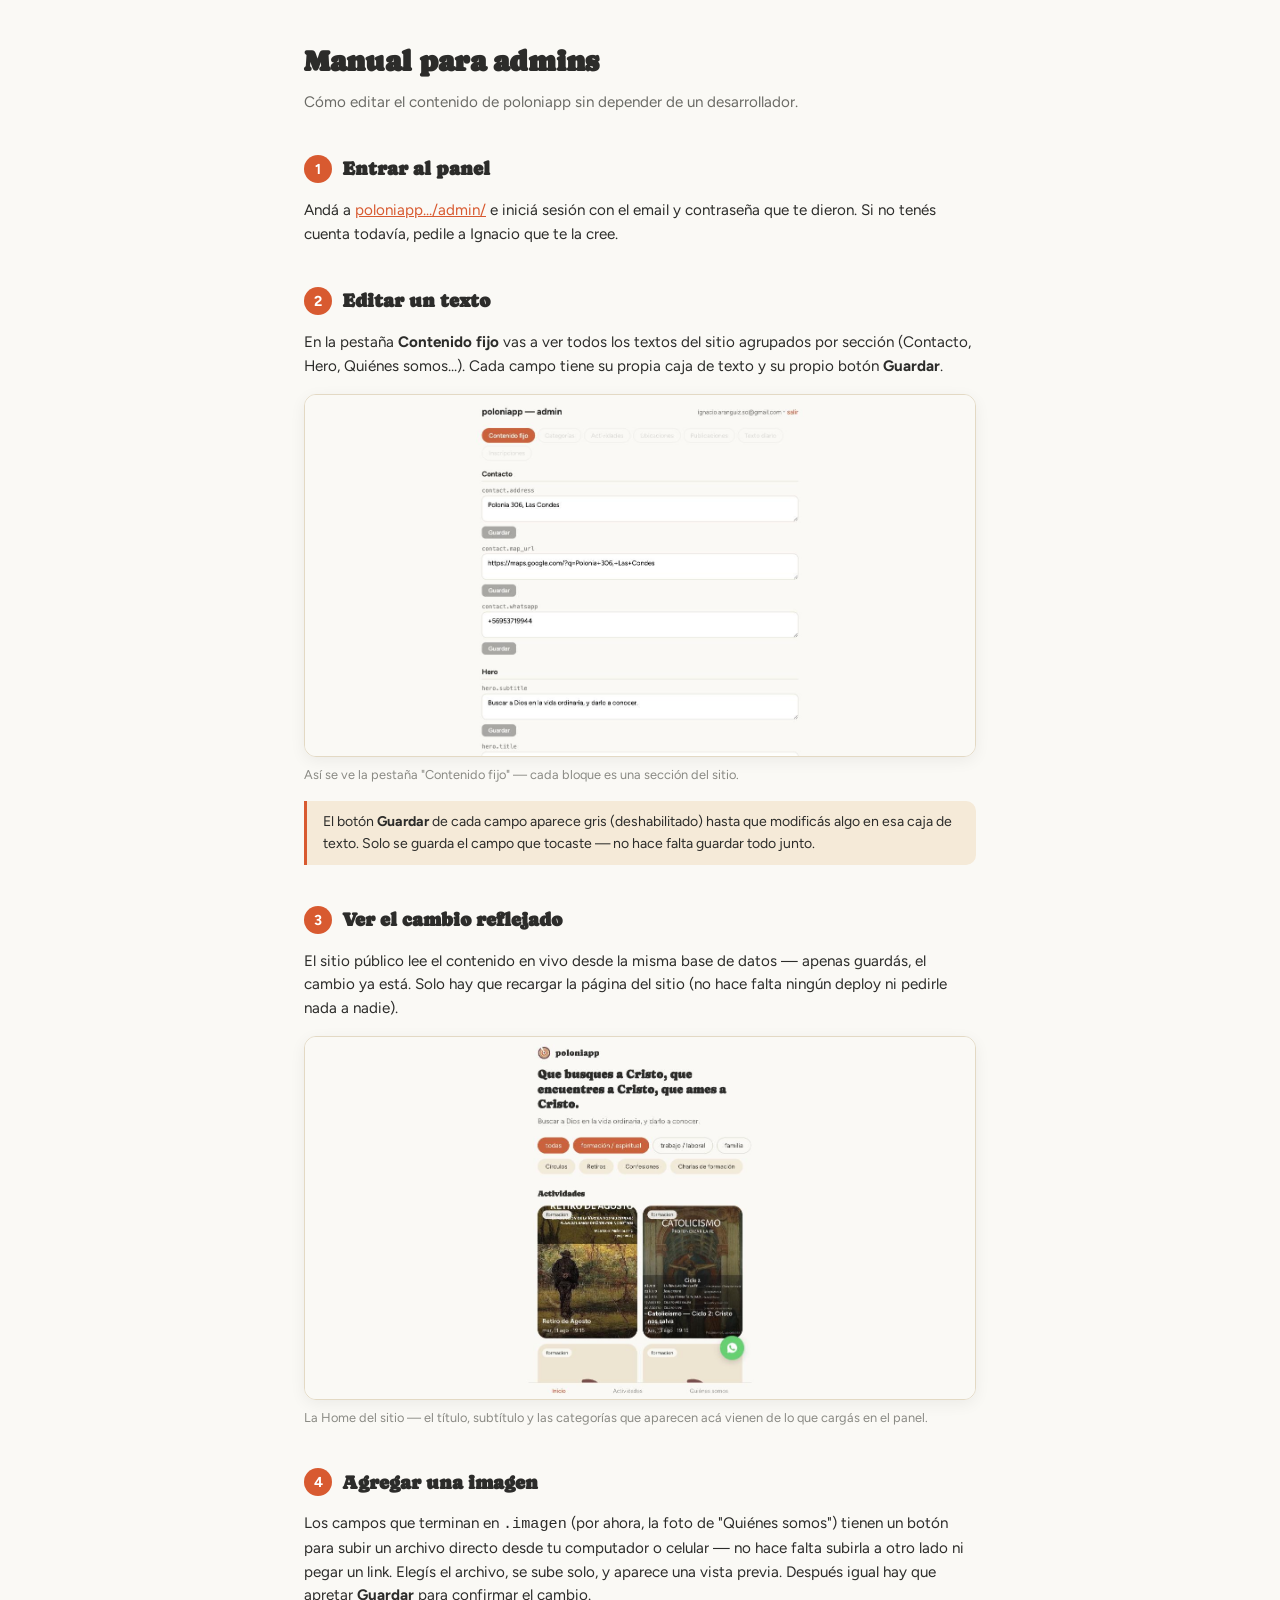
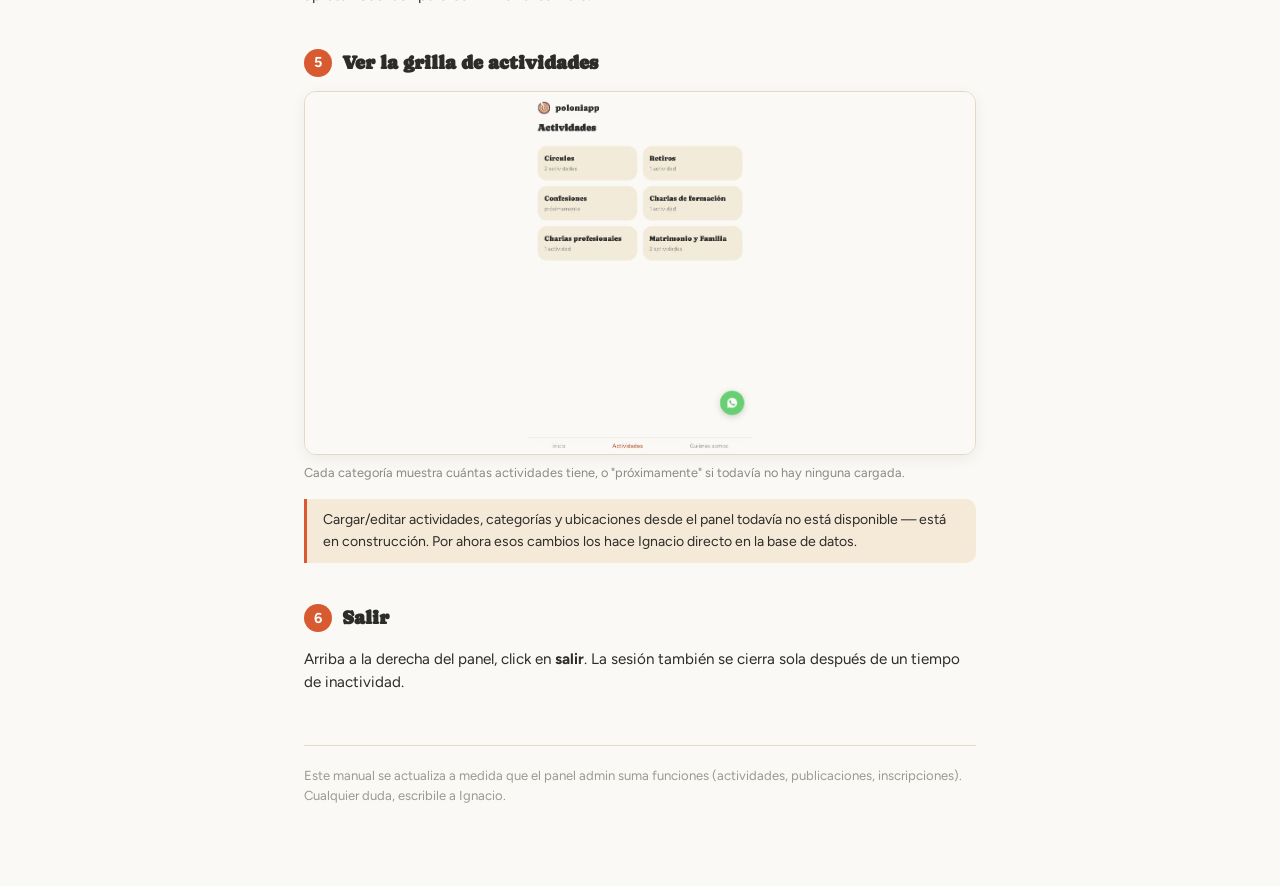
<file: docs/manual/index.html>
<!DOCTYPE html>
<html lang="es-CL">
<head>
  <meta charset="utf-8">
  <meta name="viewport" content="width=device-width, initial-scale=1">
  <meta name="robots" content="noindex">
  <title>Manual para admins — poloniapp</title>
  <link href="https://fonts.googleapis.com/css2?family=Caprasimo&family=Figtree:wght@400;600;700&display=swap" rel="stylesheet">
  <style>
    :root {
      --color-primary: #D85A30;
      --color-ink: #2C2C2A;
      --color-cream: #f5ead8;
      --color-paper: #faf9f5;
      --color-border: #e3d9c4;
    }
    * { box-sizing: border-box; }
    body { margin: 0; background: var(--color-paper); color: var(--color-ink); font-family: 'Figtree', sans-serif; line-height: 1.55; }
    .wrap { max-width: 720px; margin: 0 auto; padding: 40px 24px 80px; }
    h1 { font-family: 'Caprasimo', serif; font-size: 1.8rem; margin: 0 0 6px; }
    .subtitle { color: #6b6b66; margin: 0 0 36px; font-size: 0.95rem; }
    h2 { font-family: 'Caprasimo', serif; font-size: 1.2rem; margin: 40px 0 12px; display: flex; align-items: center; gap: 10px; }
    .step-num {
      display: inline-flex; align-items: center; justify-content: center;
      width: 28px; height: 28px; border-radius: 50%; background: var(--color-primary);
      color: #fff; font-family: 'Figtree', sans-serif; font-size: 0.9rem; font-weight: 700; flex: 0 0 auto;
    }
    p { font-size: 0.95rem; }
    .card { background: var(--color-cream); border-radius: 16px; padding: 18px 20px; margin: 14px 0; }
    .card code { background: #fff; padding: 2px 6px; border-radius: 6px; font-size: 0.85em; }
    img.shot {
      display: block; max-width: 100%; border-radius: 12px; border: 1px solid var(--color-border);
      margin: 14px 0; box-shadow: 0 4px 16px rgba(0,0,0,0.06);
    }
    .caption { font-size: 0.8rem; color: #8a8a84; margin: -6px 0 0; }
    ul { padding-left: 20px; }
    li { margin-bottom: 6px; font-size: 0.95rem; }
    .note {
      border-left: 3px solid var(--color-primary); padding: 10px 16px; background: var(--color-cream);
      border-radius: 0 10px 10px 0; font-size: 0.88rem; margin: 16px 0;
    }
    a { color: var(--color-primary); }
    .footer { margin-top: 50px; padding-top: 20px; border-top: 1px solid var(--color-border); font-size: 0.82rem; color: #9a9a92; }
  </style>
</head>
<body>
  <div class="wrap">
    <h1>Manual para admins</h1>
    <p class="subtitle">Cómo editar el contenido de poloniapp sin depender de un desarrollador.</p>

    <h2><span class="step-num">1</span> Entrar al panel</h2>
    <p>Andá a <a href="../admin/">poloniapp.../admin/</a> e iniciá sesión con el email y contraseña que te dieron. Si no tenés cuenta todavía, pedile a Ignacio que te la cree.</p>

    <h2><span class="step-num">2</span> Editar un texto</h2>
    <p>En la pestaña <strong>Contenido fijo</strong> vas a ver todos los textos del sitio agrupados por sección (Contacto, Hero, Quiénes somos...). Cada campo tiene su propia caja de texto y su propio botón <strong>Guardar</strong>.</p>
    <img class="shot" src="img/admin-contenido-fijo.jpg" alt="Panel admin, pestaña Contenido fijo, mostrando los campos de Contacto y Hero">
    <p class="caption">Así se ve la pestaña "Contenido fijo" — cada bloque es una sección del sitio.</p>
    <div class="note">El botón <strong>Guardar</strong> de cada campo aparece gris (deshabilitado) hasta que modificás algo en esa caja de texto. Solo se guarda el campo que tocaste — no hace falta guardar todo junto.</div>

    <h2><span class="step-num">3</span> Ver el cambio reflejado</h2>
    <p>El sitio público lee el contenido en vivo desde la misma base de datos — apenas guardás, el cambio ya está. Solo hay que recargar la página del sitio (no hace falta ningún deploy ni pedirle nada a nadie).</p>
    <img class="shot" src="img/sitio-home.jpg" alt="Home del sitio público, mostrando el hero y las actividades">
    <p class="caption">La Home del sitio — el título, subtítulo y las categorías que aparecen acá vienen de lo que cargás en el panel.</p>

    <h2><span class="step-num">4</span> Agregar una imagen</h2>
    <p>Los campos que terminan en <code>.imagen</code> (por ahora, la foto de "Quiénes somos") tienen un botón para subir un archivo directo desde tu computador o celular — no hace falta subirla a otro lado ni pegar un link. Elegís el archivo, se sube solo, y aparece una vista previa. Después igual hay que apretar <strong>Guardar</strong> para confirmar el cambio.</p>

    <h2><span class="step-num">5</span> Ver la grilla de actividades</h2>
    <img class="shot" src="img/sitio-actividades.jpg" alt="Grilla de categorías de actividades del sitio público">
    <p class="caption">Cada categoría muestra cuántas actividades tiene, o "próximamente" si todavía no hay ninguna cargada.</p>
    <div class="note">Cargar/editar actividades, categorías y ubicaciones desde el panel todavía no está disponible — está en construcción. Por ahora esos cambios los hace Ignacio directo en la base de datos.</div>

    <h2><span class="step-num">6</span> Salir</h2>
    <p>Arriba a la derecha del panel, click en <strong>salir</strong>. La sesión también se cierra sola después de un tiempo de inactividad.</p>

    <div class="footer">
      Este manual se actualiza a medida que el panel admin suma funciones (actividades, publicaciones, inscripciones).
      Cualquier duda, escribile a Ignacio.
    </div>
  </div>
</body>
</html>
</file>
